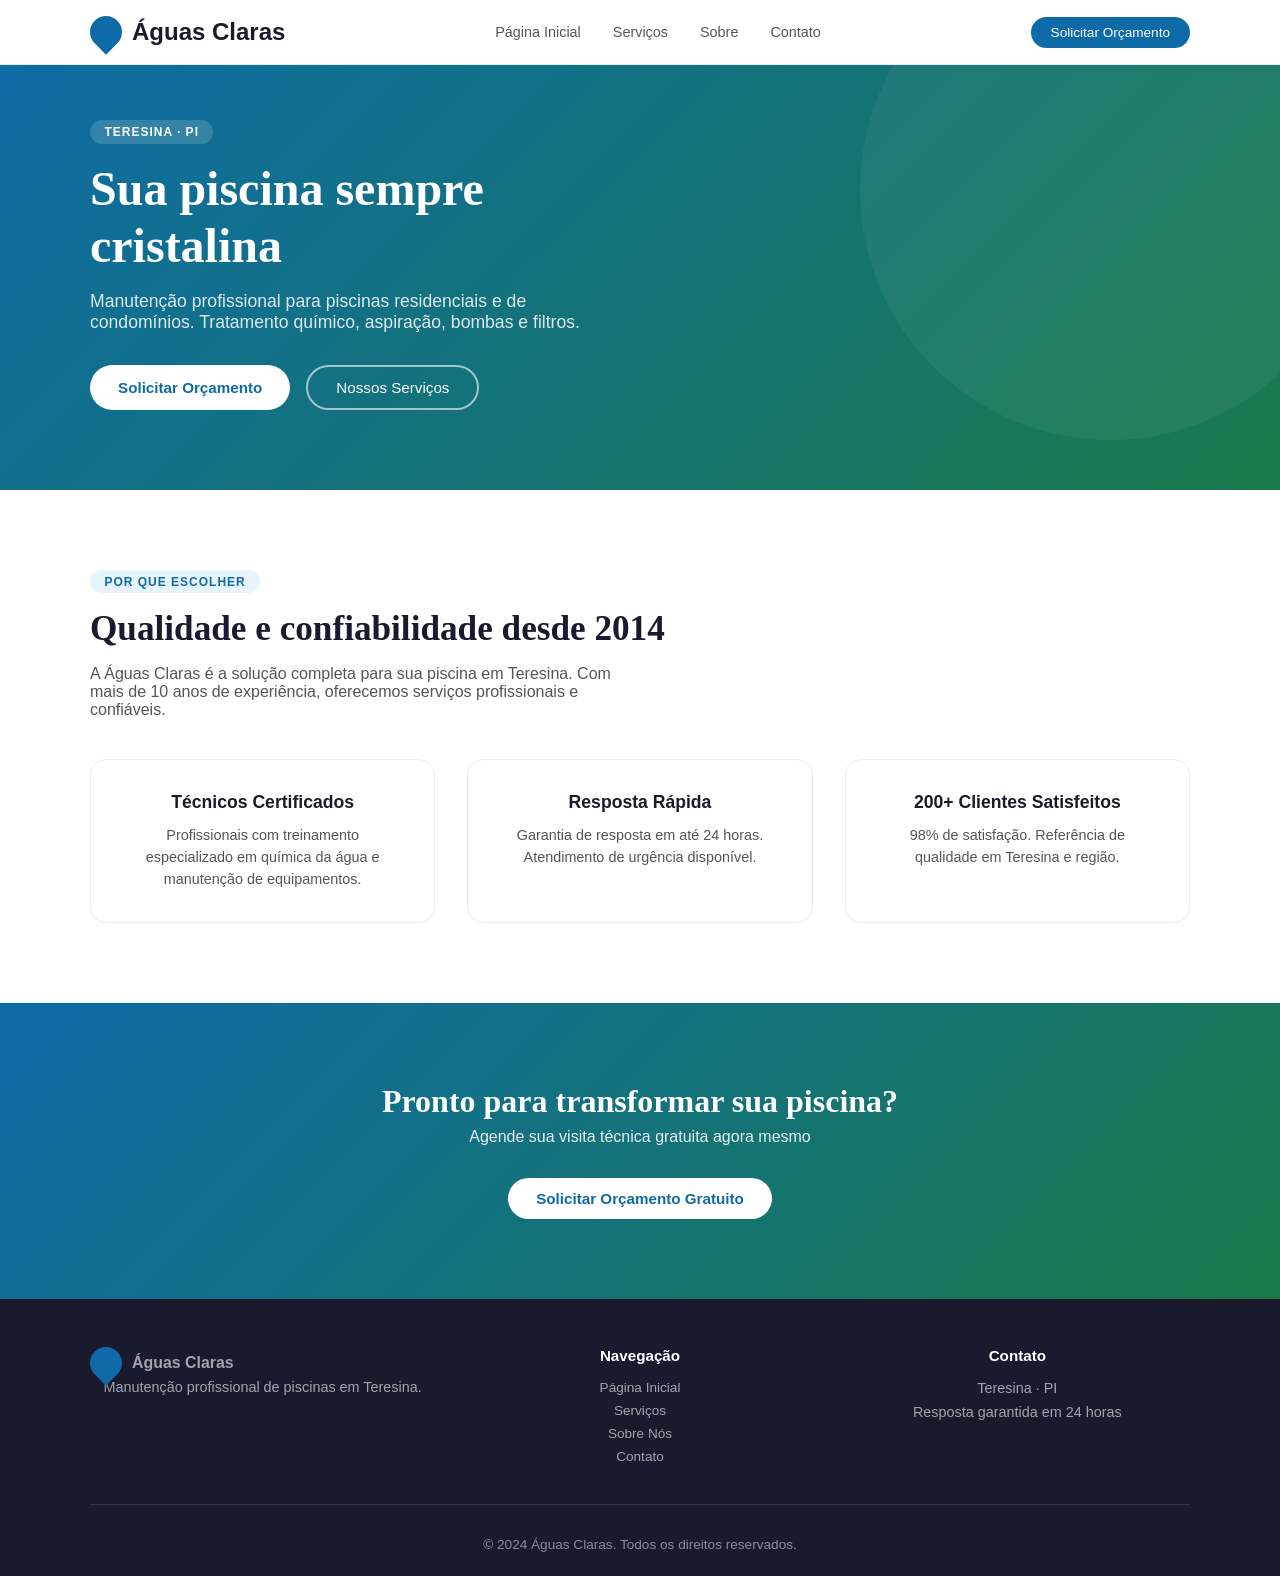
<file: index.html>
<!DOCTYPE html>
<html lang="pt-BR">
  <head>
    <meta charset="UTF-8">
    <meta name="viewport" content="width=device-width, initial-scale=1.0">
    <title>Águas Claras - Manutenção de Piscinas</title>
    <link rel="stylesheet" href="style.css">
  </head>
  <body>
    <nav>
      <div class="nav-inner">
        <div class="nav-logo">
          <div class="drop"></div>
          <h1>Águas Claras</h1>
        </div>
        <ul class="nav-links">
          <li><a href="index.html">Página Inicial</a></li>
          <li><a href="servicos.html">Serviços</a></li>
          <li><a href="sobre.html">Sobre</a></li>
          <li><a href="contato.html">Contato</a></li>
        </ul>
        <button class="nav-cta" onclick="window.location.href='contato.html'">Solicitar Orçamento</button>
      </div>
    </nav>

    <section class="hero" id="inicio">
      <div class="hero-inner">
        <div class="hero-text">
          <div class="section-tag white">Teresina · PI</div>
          <h1>Sua piscina sempre cristalina</h1>
          <p>Manutenção profissional para piscinas residenciais e de condomínios. Tratamento químico, aspiração, bombas e filtros.</p>
          <div class="hero-btns">
            <button class="btn-primary" onclick="window.location.href='contato.html'">Solicitar Orçamento</button>
            <button class="btn-outline" onclick="window.location.href='servicos.html'">Nossos Serviços</button>
          </div>
        </div>
      </div>
    </section>

    <section class="intro" id="intro">
      <div class="container">
        <div class="section-tag">Por que escolher</div>
        <h2 class="section-title">Qualidade e confiabilidade desde 2014</h2>
        <p class="section-sub">A Águas Claras é a solução completa para sua piscina em Teresina. Com mais de 10 anos de experiência, oferecemos serviços profissionais e confiáveis.</p>
        <div class="intro-grid">
          <div class="intro-card">
            
            <h3>Técnicos Certificados</h3>
            <p>Profissionais com treinamento especializado em química da água e manutenção de equipamentos.</p>
          </div>
          <div class="intro-card">
            
            <h3>Resposta Rápida</h3>
            <p>Garantia de resposta em até 24 horas. Atendimento de urgência disponível.</p>
          </div>
          <div class="intro-card">
            
            <h3>200+ Clientes Satisfeitos</h3>
            <p>98% de satisfação. Referência de qualidade em Teresina e região.</p>
          </div>
        </div>
      </div>
    </section>

    <section class="cta-section">
      <div class="container">
        <h2>Pronto para transformar sua piscina?</h2>
        <p>Agende sua visita técnica gratuita agora mesmo</p>
        <button class="btn-primary" onclick="window.location.href='contato.html'">Solicitar Orçamento Gratuito</button>
      </div>
    </section>

    <footer>
      <div class="container">
        <div class="footer-content">
          <div class="footer-col">
            <div class="nav-logo">
              <div class="drop"></div>
              <h3>Águas Claras</h3>
            </div>
            <p>Manutenção profissional de piscinas em Teresina.</p>
          </div>
          <div class="footer-col">
            <h4>Navegação</h4>
            <ul>
              <li><a href="index.html">Página Inicial</a></li>
              <li><a href="servicos.html">Serviços</a></li>
              <li><a href="sobre.html">Sobre Nós</a></li>
              <li><a href="contato.html">Contato</a></li>
            </ul>
          </div>
          <div class="footer-col">
            <h4>Contato</h4>
            <p>Teresina · PI</p>
            <p>Resposta garantida em 24 horas</p>
          </div>
        </div>
        <div class="footer-bottom">
          <p>&copy; 2024 Águas Claras. Todos os direitos reservados.</p>
        </div>
      </div>
    </footer>
    
    <script src="script.js"></script>
  </body>
</html>
</file>
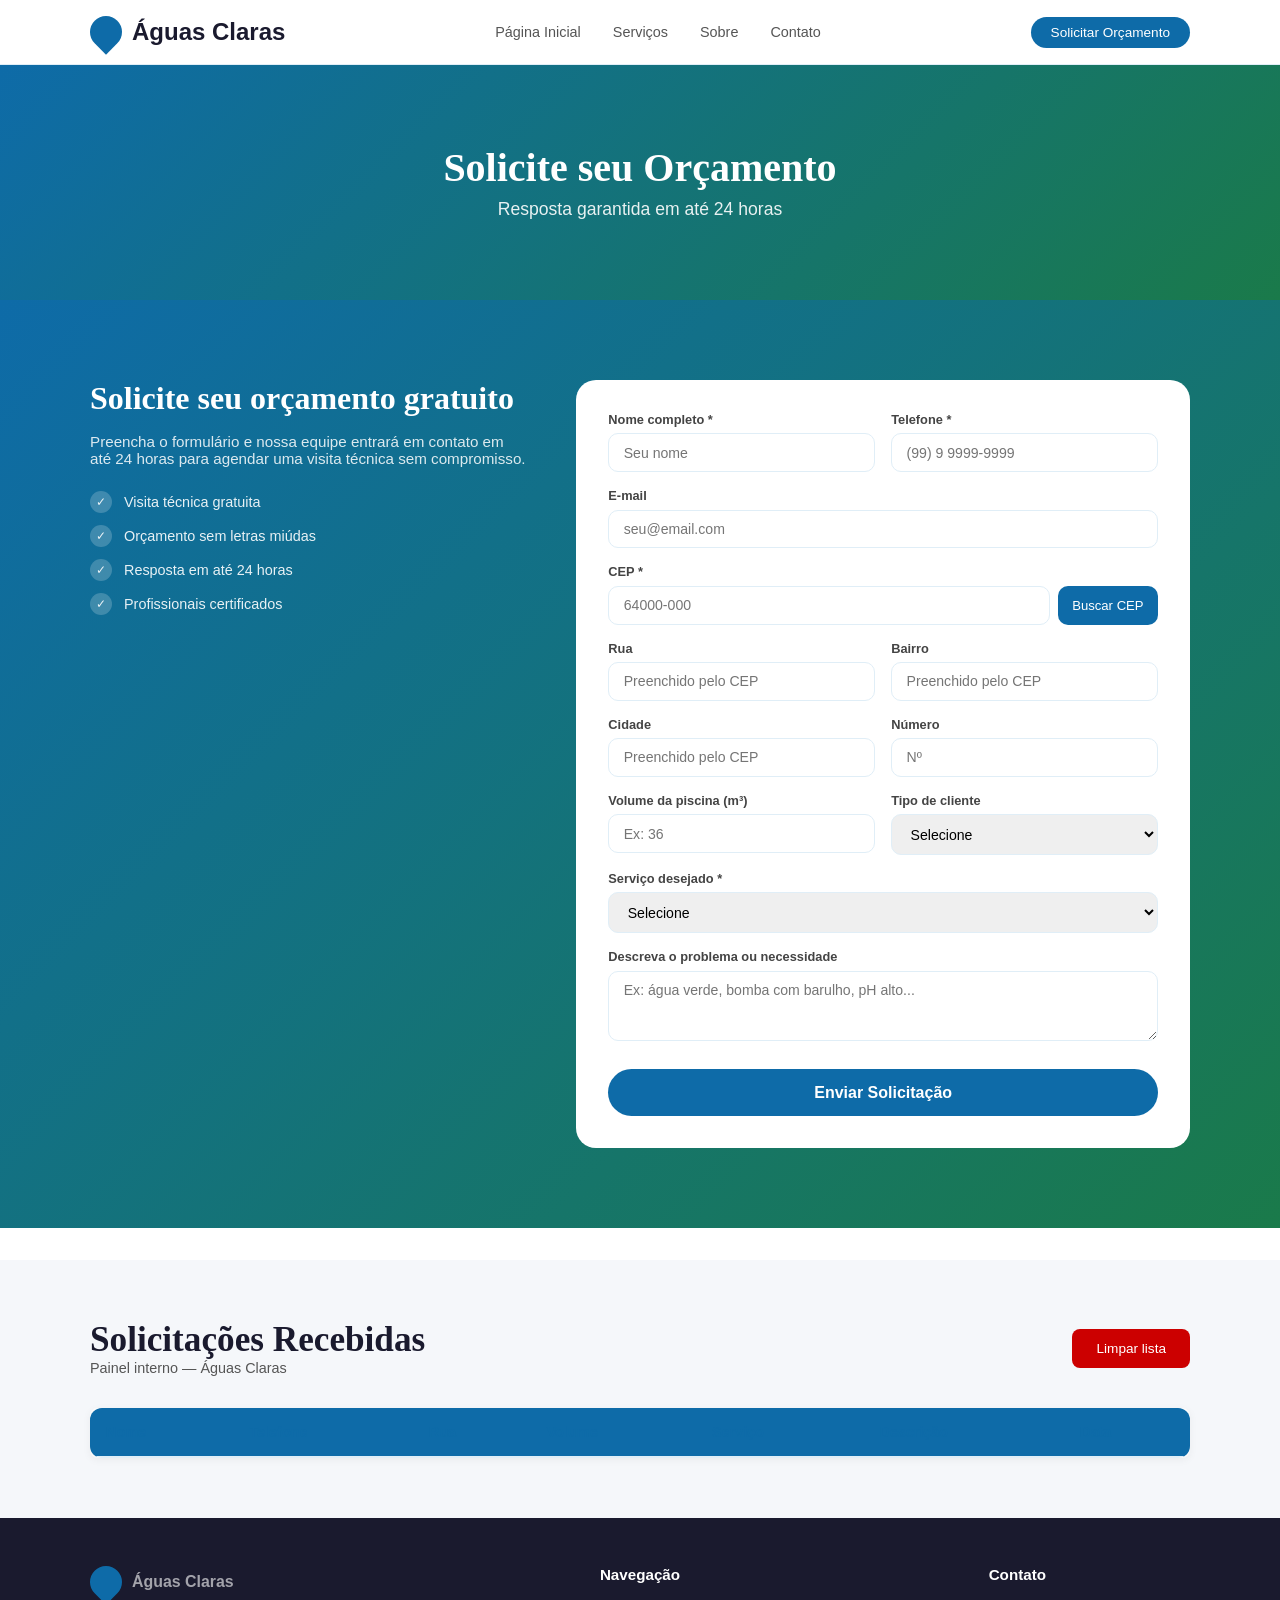
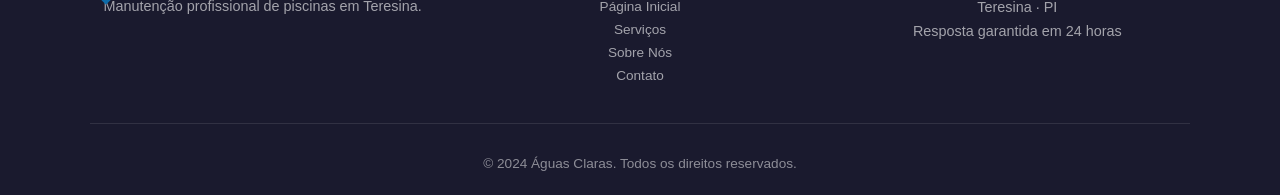
<file: contato.html>
<!DOCTYPE html>
<html lang="pt-BR">
  <head>
    <meta charset="UTF-8">
    <meta name="viewport" content="width=device-width, initial-scale=1.0">
    <title>Contato - Águas Claras</title>
    <link rel="stylesheet" href="style.css">
  </head>
  <body>
    <nav>
      <div class="nav-inner">
        <div class="nav-logo">
          <div class="drop"></div>
          <h1>Águas Claras</h1>
        </div>
        <ul class="nav-links">
          <li><a href="index.html">Página Inicial</a></li>
          <li><a href="servicos.html">Serviços</a></li>
          <li><a href="sobre.html">Sobre</a></li>
          <li><a href="contato.html">Contato</a></li>
        </ul>
        <button class="nav-cta" onclick="window.location.href='contato.html'">Solicitar Orçamento</button>
      </div>
    </nav>

    <section class="page-header">
      <div class="container">
        <h1>Solicite seu Orçamento</h1>
        <p>Resposta garantida em até 24 horas</p>
      </div>
    </section>

    <section class="orcamento" id="orcamento">
      <div class="container">
        <div class="orc-inner">
          <div class="orc-info">
            <h2>Solicite seu orçamento gratuito</h2>
            <p>Preencha o formulário e nossa equipe entrará em contato em até 24 horas para agendar uma visita técnica sem compromisso.</p>
            <div class="orc-beneficio"><div class="orc-check">✓</div>Visita técnica gratuita</div>
            <div class="orc-beneficio"><div class="orc-check">✓</div>Orçamento sem letras miúdas</div>
            <div class="orc-beneficio"><div class="orc-check">✓</div>Resposta em até 24 horas</div>
            <div class="orc-beneficio"><div class="orc-check">✓</div>Profissionais certificados</div>
          </div>
          <div class="form-card">
            <div id="form-conteudo">
              <div class="form-row">
                <div class="form-group">
                  <label for="f-nome">Nome completo *</label>
                  <input type="text" id="f-nome" placeholder="Seu nome">
                </div>
                <div class="form-group">
                  <label for= "f-tel">Telefone *</label>
                  <input type="tel" id="f-tel" placeholder="(99) 9 9999-9999">
                </div>
              </div>
              <div class="form-group">
                <label for="f-email">E-mail</label>
                <input type="email" id="f-email" placeholder="seu@email.com">
              </div>
              <div class="form-group">
                <label for="f-cep">CEP *</label>
                <div class="cep-row">
                  <input type="text" id="f-cep" placeholder="64000-000" maxlength="9">
                  <button class="btn-cep" onclick="buscarCep()">Buscar CEP</button>
                </div>
                <div class="alert-box alert-error" id="cep-erro"></div>
              </div>
              <div class="form-row">
                <div class="form-group">
                  <label for="f-rua">Rua</label>
                  <input type="text" id="f-rua" placeholder="Preenchido pelo CEP">
                </div>
                <div class="form-group">
                  <label for="f-bairro">Bairro</label>
                  <input type="text" id="f-bairro" placeholder="Preenchido pelo CEP">
                </div>
              </div>
              <div class="form-row">
                <div class="form-group">
                  <label for="f-cidade">Cidade</label>
                  <input type="text" id="f-cidade" placeholder="Preenchido pelo CEP">
                </div>
                <div class="form-group">
                  <label for="f-num">Número</label>
                  <input type="text" id="f-num" placeholder="Nº">
                </div>
              </div>
              <div class="form-row">
                <div class="form-group">
                  <label for="f-volume">Volume da piscina (m³)</label>
                  <input type="number" id="f-volume" placeholder="Ex: 36">
                </div>
                <div class="form-group">
                  <label for="f-tipo">Tipo de cliente</label>
                  <select id="f-tipo">
                    <option value="">Selecione</option>
                    <option>Residência</option>
                    <option>Condomínio</option>
                    <option>Hotel / Pousada</option>
                    <option>Clube / Academia</option>
                  </select>
                </div>
              </div>
              <div class="form-group">
                <label for="f-servico">Serviço desejado *</label>
                <select id="f-servico">
                  <option value="">Selecione</option>
                  <option>Limpeza Avulsa</option>
                  <option>Contrato Mensal</option>
                  <option>Tratamento de Choque</option>
                  <option>Manutenção de Casa de Máquinas</option>
                  <option>Balanceamento Químico</option>
                  <option>Avaliação Geral</option>
                </select>
              </div>
              <div class="form-group">
                <label for="f-msg">Descreva o problema ou necessidade</label>
                <textarea id="f-msg" rows="3" placeholder="Ex: água verde, bomba com barulho, pH alto..."></textarea>
              </div>
              <div class="alert-box alert-error" id="form-erro" style="display:none;">Por favor, preencha todos os campos obrigatórios.</div>
              <button class="btn-submit" onclick="enviarForm()">Enviar Solicitação</button>
            </div>
            <div class="form-success" id="form-sucesso" style="display:none;">
              <div class="check-big">✓</div>
              <h3>Solicitação enviada com sucesso!</h3>
              <p>Recebemos seus dados e entraremos em contato em até 24 horas.</p>
              <button class="btn-submit mt" onclick="novaReq()">Nova solicitação</button>
            </div>
          </div>
        </div>
      </div>
    </section>

    <section class="leads-section" id="leads">
      <div class="container">
        <div class="leads-header">
          <div>
            <h2 class="section-title leads-title">Solicitações Recebidas</h2>
            <p class="leads-subtitle">Painel interno — Águas Claras</p>
          </div>
          <button class="btn-limpar" onclick="limparLeads()">Limpar lista</button>
        </div>
        <div class="table-wrapper">
          <table class="leads-table">
            <thead>
              <tr>
                <th>Nome</th>
                <th>Telefone</th>
                <th>Rua</th>
                <th>Volume</th>
                <th>Serviço</th>
                <th>Descrição</th>
                <th>Data</th>
              </tr>
            </thead>
            <tbody id="leads-body">
            </tbody>
          </table>
        </div>
      </div>
    </section>

    <footer>
      <div class="container">
        <div class="footer-content">
          <div class="footer-col">
            <div class="nav-logo">
              <div class="drop"></div>
              <h3>Águas Claras</h3>
            </div>
            <p>Manutenção profissional de piscinas em Teresina.</p>
          </div>
          <div class="footer-col">
            <h4>Navegação</h4>
            <ul>
              <li><a href="index.html">Página Inicial</a></li>
              <li><a href="servicos.html">Serviços</a></li>
              <li><a href="sobre.html">Sobre Nós</a></li>
              <li><a href="contato.html">Contato</a></li>
            </ul>
          </div>
          <div class="footer-col">
            <h4>Contato</h4>
            <p>Teresina · PI</p>
            <p>Resposta garantida em 24 horas</p>
          </div>
        </div>
        <div class="footer-bottom">
          <p>&copy; 2024 Águas Claras. Todos os direitos reservados.</p>
        </div>
      </div>
    </footer>

    <script src="script.js"></script>
  </body>
</html>
</file>
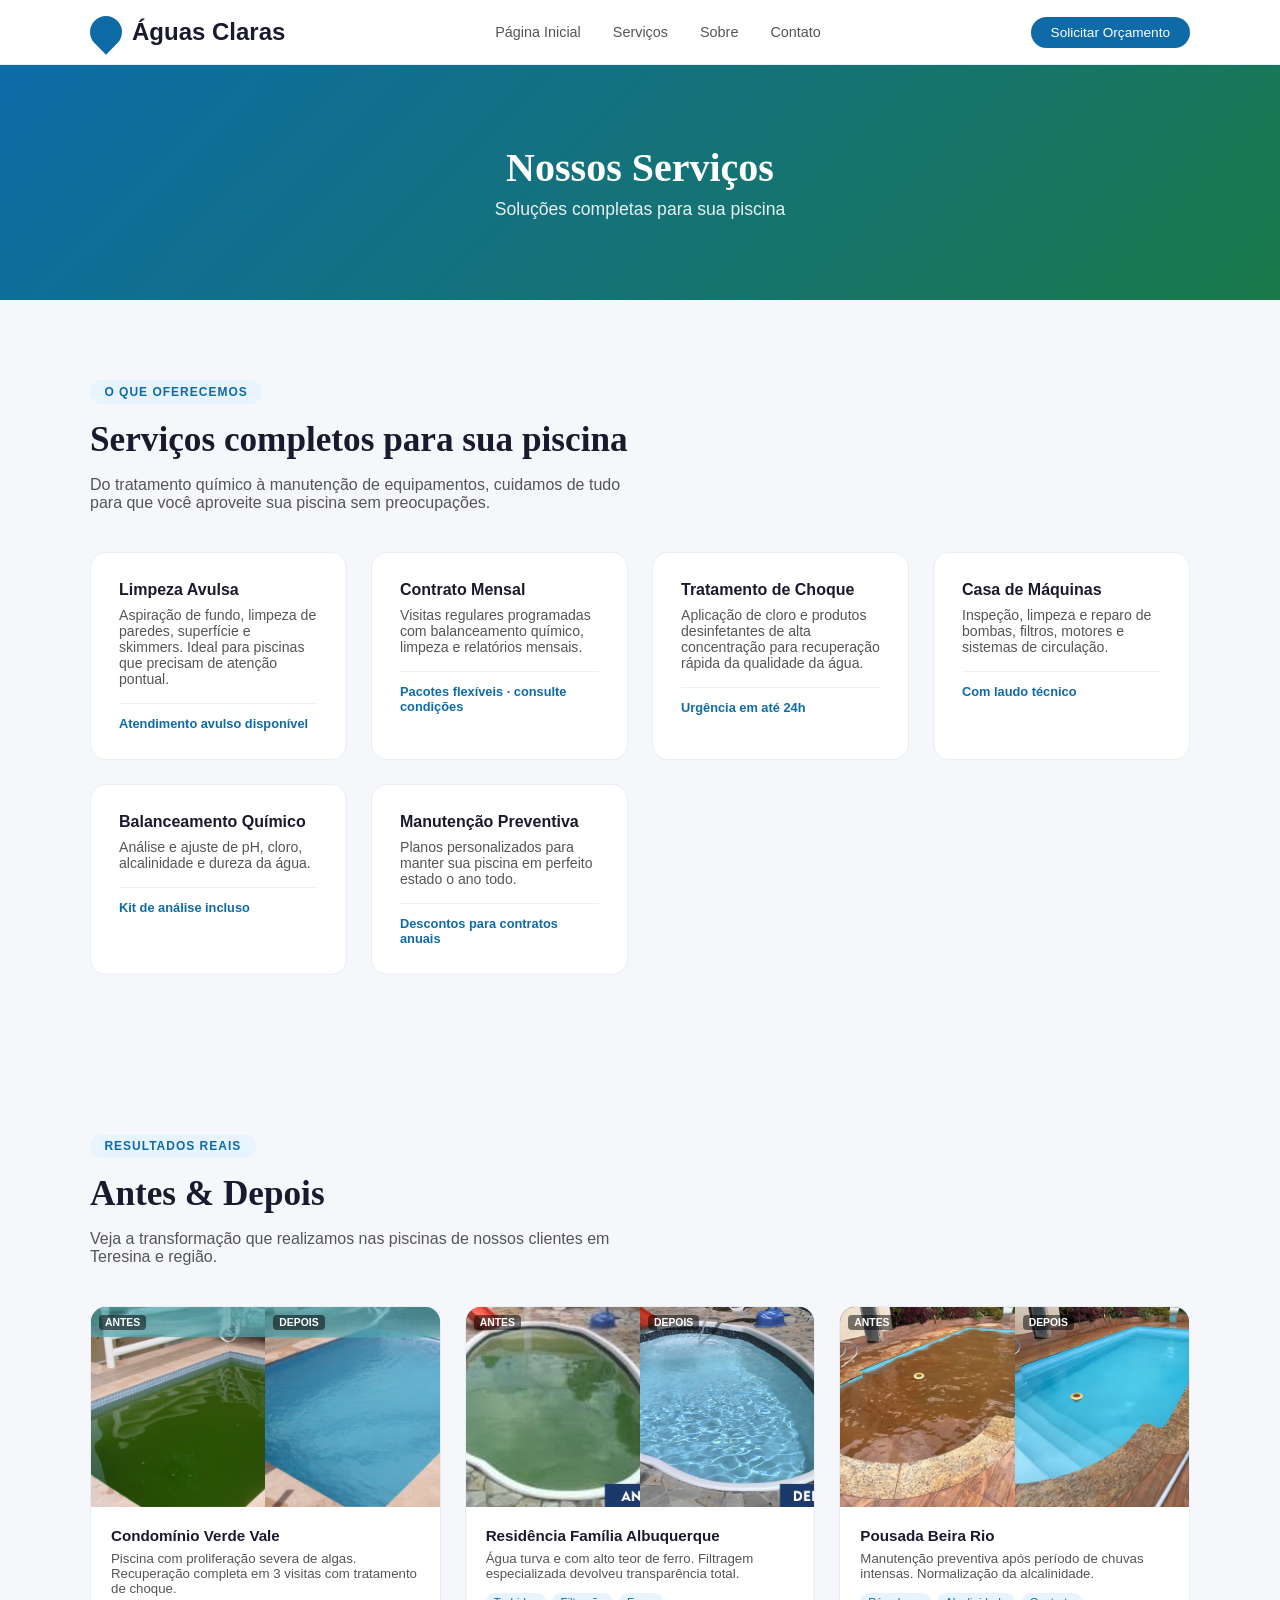
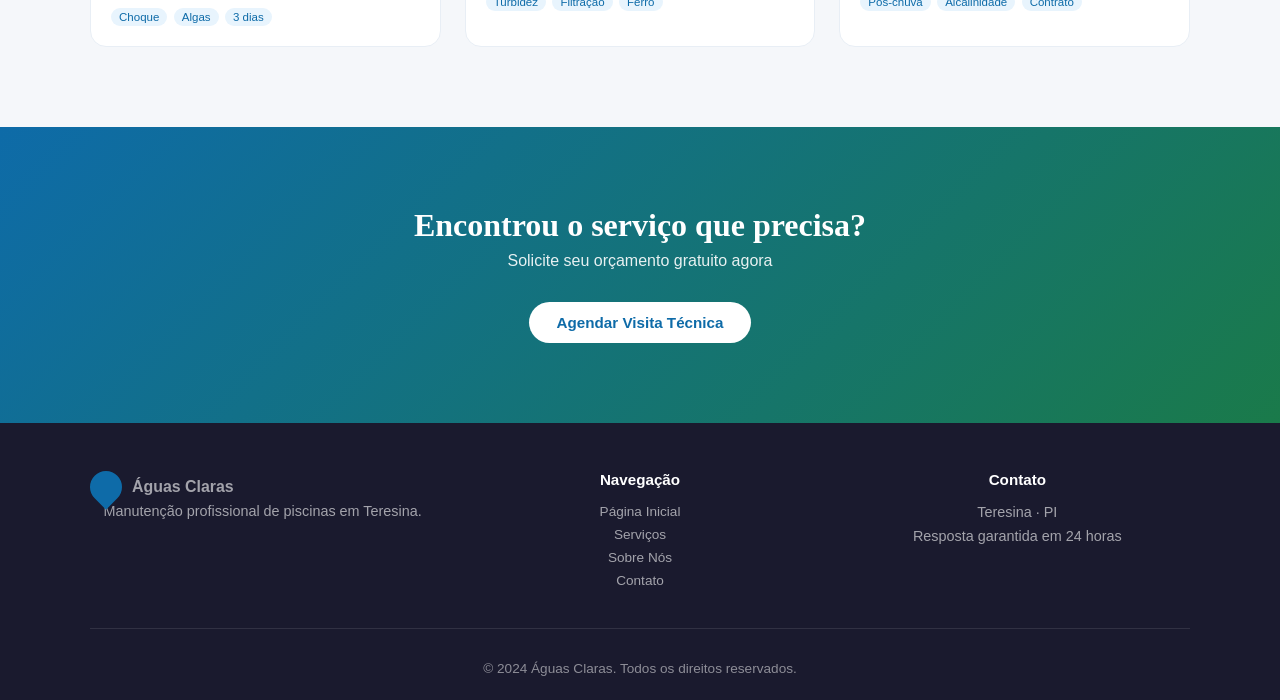
<file: servicos.html>
<!DOCTYPE html>
<html lang="pt-BR">
  <head>
    <meta charset="UTF-8">
    <meta name="viewport" content="width=device-width, initial-scale=1.0">
    <title>Serviços - Águas Claras</title>
    <link rel="stylesheet" href="style.css">
  </head>
  <body>
    <nav>
      <div class="nav-inner">
        <div class="nav-logo">
          <div class="drop"></div>
          <h1>Águas Claras</h1>
        </div>
        <ul class="nav-links">
          <li><a href="index.html">Página Inicial</a></li>
          <li><a href="servicos.html">Serviços</a></li>
          <li><a href="sobre.html">Sobre</a></li>
          <li><a href="contato.html">Contato</a></li>
        </ul>
        <button class="nav-cta" onclick="window.location.href='contato.html'">Solicitar Orçamento</button>
      </div>
    </nav>

    <section class="page-header">
      <div class="container">
        <h1>Nossos Serviços</h1>
        <p>Soluções completas para sua piscina</p>
      </div>
    </section>

    <section class="servicos" id="servicos">
      <div class="container">
        <div class="section-tag">O que oferecemos</div>
        <h2 class="section-title">Serviços completos para sua piscina</h2>
        <p class="section-sub">Do tratamento químico à manutenção de equipamentos, cuidamos de tudo para que você aproveite sua piscina sem preocupações.</p>
        <div class="servicos-grid">
          <div class="serv-card">
            <h3>Limpeza Avulsa</h3>
            <p>Aspiração de fundo, limpeza de paredes, superfície e skimmers. Ideal para piscinas que precisam de atenção pontual.</p>
            <div class="serv-preco">Atendimento avulso disponível</div>
          </div>
          <div class="serv-card">
            <h3>Contrato Mensal</h3>
            <p>Visitas regulares programadas com balanceamento químico, limpeza e relatórios mensais.</p>
            <div class="serv-preco">Pacotes flexíveis · consulte condições</div>
          </div>
          <div class="serv-card">
            <h3>Tratamento de Choque</h3>
            <p>Aplicação de cloro e produtos desinfetantes de alta concentração para recuperação rápida da qualidade da água.</p>
            <div class="serv-preco">Urgência em até 24h</div>
          </div>
          <div class="serv-card">
            <h3>Casa de Máquinas</h3>
            <p>Inspeção, limpeza e reparo de bombas, filtros, motores e sistemas de circulação.</p>
            <div class="serv-preco">Com laudo técnico</div>
          </div>
          <div class="serv-card">
            <h3>Balanceamento Químico</h3>
            <p>Análise e ajuste de pH, cloro, alcalinidade e dureza da água.</p>
            <div class="serv-preco">Kit de análise incluso</div>
          </div>
          <div class="serv-card">
            <h3>Manutenção Preventiva</h3>
            <p>Planos personalizados para manter sua piscina em perfeito estado o ano todo.</p>
            <div class="serv-preco">Descontos para contratos anuais</div>
          </div>
        </div>
      </div>
    </section>

    <section class="portfolio" id="portfolio">
      <div class="container">
        <div class="section-tag">Resultados reais</div>
        <h2 class="section-title">Antes & Depois</h2>
        <p class="section-sub">Veja a transformação que realizamos nas piscinas de nossos clientes em Teresina e região.</p>
        <div class="portfolio-grid">
          <div class="port-card">
            <div class="port-imgs">
              <div class="port-img antes"><img src="Img/Piscina 1 - Antes.png" alt="Antes"><div class="port-label">ANTES</div></div>
              <div class="port-img depois"><img src="Img/Piscina 1 - Depois.png" alt="Depois"><div class="port-label">DEPOIS</div></div>
            </div>
            <div class="port-info">
              <h4>Condomínio Verde Vale</h4>
              <p>Piscina com proliferação severa de algas. Recuperação completa em 3 visitas com tratamento de choque.</p>
              <div class="port-tags"><span class="tag">Choque</span><span class="tag">Algas</span><span class="tag">3 dias</span></div>
            </div>
          </div>
          <div class="port-card">
            <div class="port-imgs">
              <div class="port-img antes ferro"><img src="Img/Piscina 2 - Antes.png" alt="Antes"><div class="port-label">ANTES</div></div>
              <div class="port-img depois"><img src="Img/Piscina 2 - Depois.png" alt="Depois"><div class="port-label">DEPOIS</div></div>
            </div>
            <div class="port-info">
              <h4>Residência Família Albuquerque</h4>
              <p>Água turva e com alto teor de ferro. Filtragem especializada devolveu transparência total.</p>
              <div class="port-tags"><span class="tag">Turbidez</span><span class="tag">Filtração</span><span class="tag">Ferro</span></div>
            </div>
          </div>
          <div class="port-card">
            <div class="port-imgs">
              <div class="port-img antes chuva"><img src="Img/Piscina 3 - Antes.png" alt="Antes"><div class="port-label">ANTES</div></div>
              <div class="port-img depois"><img src="Img/Piscina 3 - Depois.png" alt="Depois"><div class="port-label">DEPOIS</div></div>
            </div>
            <div class="port-info">
              <h4>Pousada Beira Rio</h4>
              <p>Manutenção preventiva após período de chuvas intensas. Normalização da alcalinidade.</p>
              <div class="port-tags"><span class="tag">Pós-chuva</span><span class="tag">Alcalinidade</span><span class="tag">Contrato</span></div>
            </div>
          </div>
        </div>
      </div>
    </section>

    <section class="cta-section">
      <div class="container">
        <h2>Encontrou o serviço que precisa?</h2>
        <p>Solicite seu orçamento gratuito agora</p>
        <button class="btn-primary" onclick="window.location.href='contato.html'">Agendar Visita Técnica</button>
      </div>
    </section>

    <footer>
      <div class="container">
        <div class="footer-content">
          <div class="footer-col">
            <div class="nav-logo">
              <div class="drop"></div>
              <h3>Águas Claras</h3>
            </div>
            <p>Manutenção profissional de piscinas em Teresina.</p>
          </div>
          <div class="footer-col">
            <h4>Navegação</h4>
            <ul>
              <li><a href="index.html">Página Inicial</a></li>
              <li><a href="servicos.html">Serviços</a></li>
              <li><a href="sobre.html">Sobre Nós</a></li>
              <li><a href="contato.html">Contato</a></li>
            </ul>
          </div>
          <div class="footer-col">
            <h4>Contato</h4>
            <p>Teresina · PI</p>
            <p>Resposta garantida em 24 horas</p>
          </div>
        </div>
        <div class="footer-bottom">
          <p>&copy; 2024 Águas Claras. Todos os direitos reservados.</p>
        </div>
      </div>
    </footer>

    <script src="script.js"></script>
  </body>
</html>
</file>
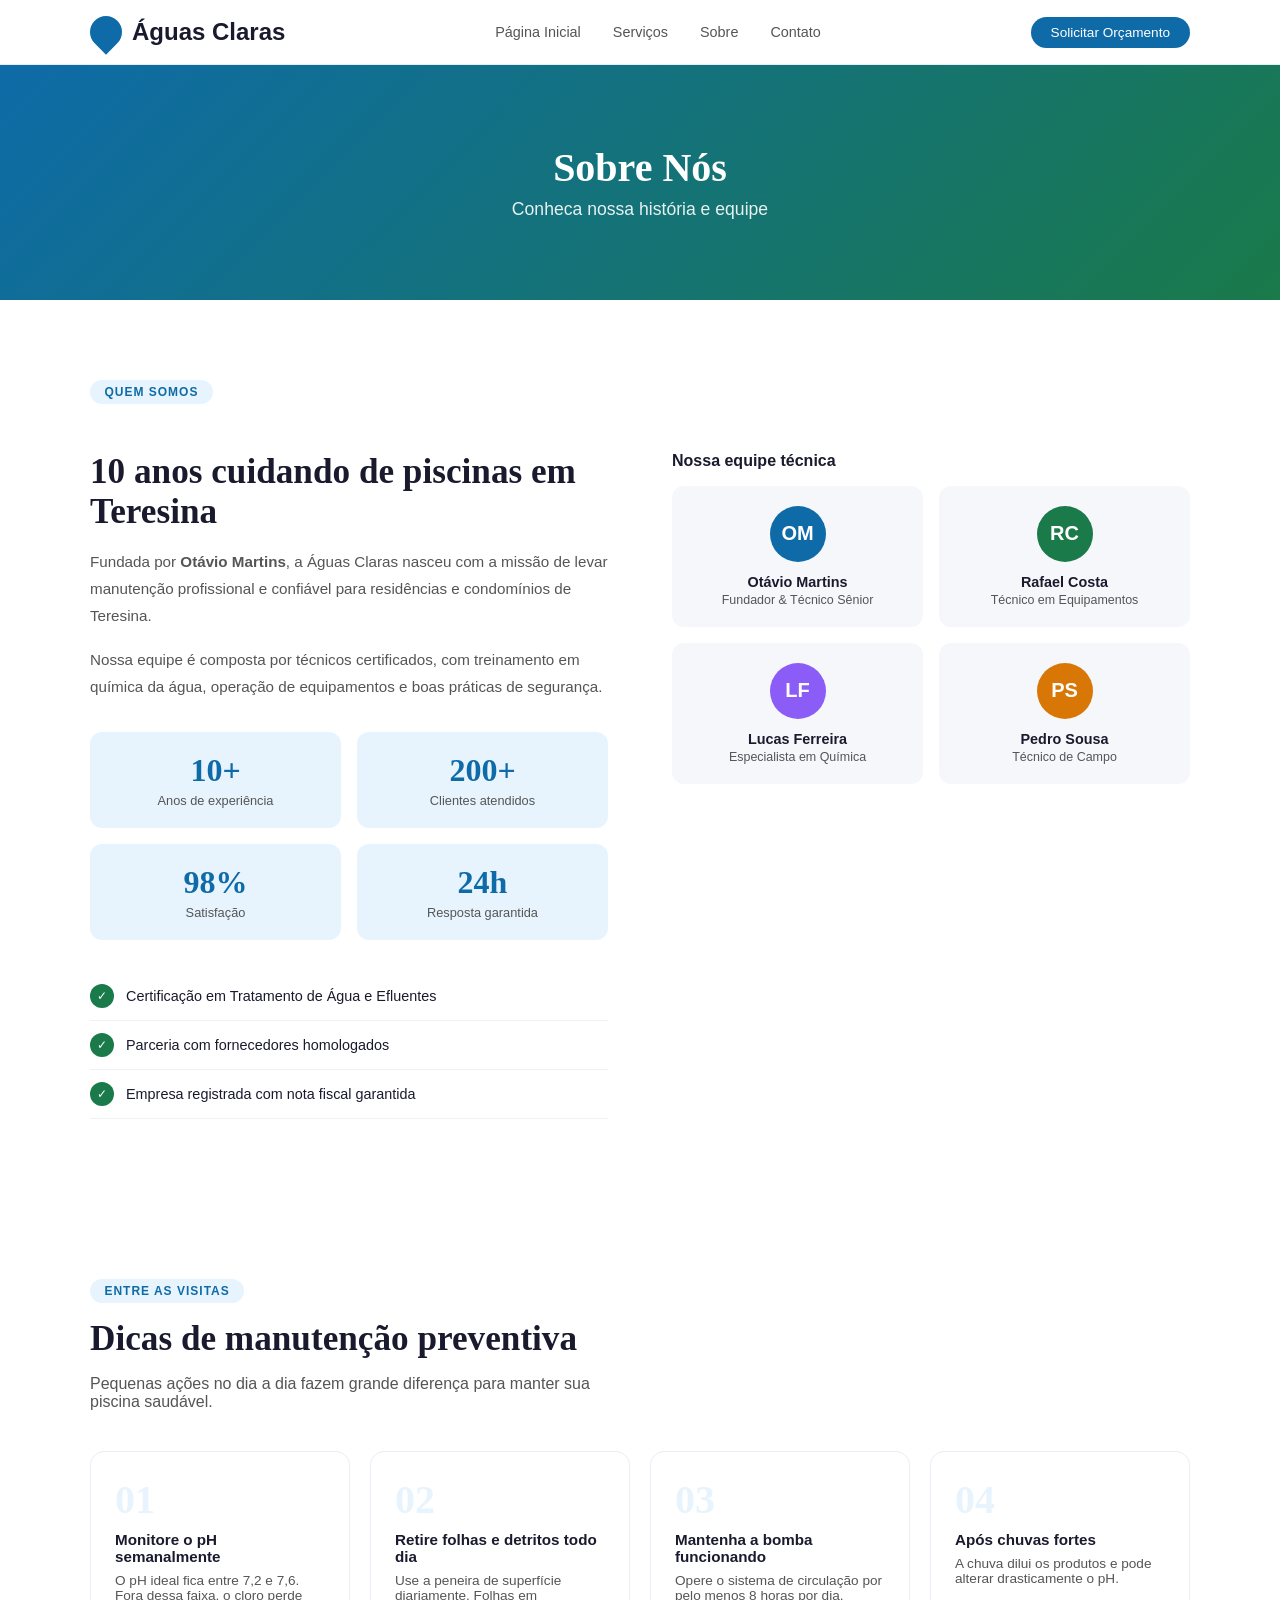
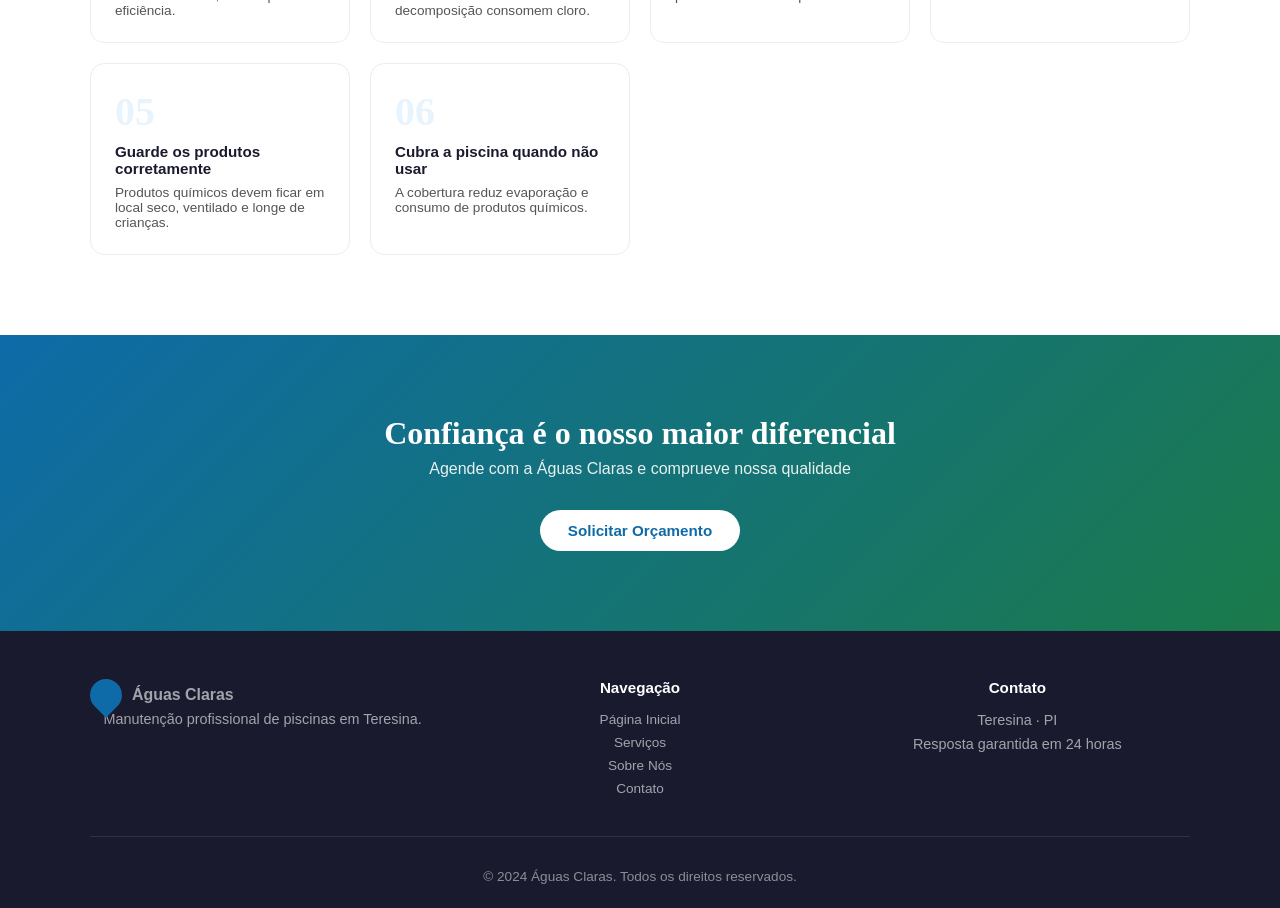
<file: sobre.html>
<!DOCTYPE html>
<html lang="pt-BR">
  <head>
    <meta charset="UTF-8">
    <meta name="viewport" content="width=device-width, initial-scale=1.0">
    <title>Sobre - Águas Claras</title>
    <link rel="stylesheet" href="style.css">
  </head>
  <body>
    <nav>
      <div class="nav-inner">
        <div class="nav-logo">
          <div class="drop"></div>
          <h1>Águas Claras</h1>
        </div>
        <ul class="nav-links">
          <li><a href="index.html">Página Inicial</a></li>
          <li><a href="servicos.html">Serviços</a></li>
          <li><a href="sobre.html">Sobre</a></li>
          <li><a href="contato.html">Contato</a></li>
        </ul>
        <button class="nav-cta" onclick="window.location.href='contato.html'">Solicitar Orçamento</button>
      </div>
    </nav>

    <section class="page-header">
      <div class="container">
        <h1>Sobre Nós</h1>
        <p>Conheca nossa história e equipe</p>
      </div>
    </section>

    <section id="sobre">
      <div class="container">
        <div class="section-tag">Quem somos</div>
        <div class="sobre-grid">
          <div>
            <h2 class="section-title">10 anos cuidando de piscinas em Teresina</h2>
            <p class="sobre-text">Fundada por <strong>Otávio Martins</strong>, a Águas Claras nasceu com a missão de levar manutenção profissional e confiável para residências e condomínios de Teresina.</p>
            <p class="sobre-text">Nossa equipe é composta por técnicos certificados, com treinamento em química da água, operação de equipamentos e boas práticas de segurança.</p>
            <div class="sobre-stats">
              <div class="stat-box"><div class="stat-num">10+</div><div class="stat-label">Anos de experiência</div></div>
              <div class="stat-box"><div class="stat-num">200+</div><div class="stat-label">Clientes atendidos</div></div>
              <div class="stat-box"><div class="stat-num">98%</div><div class="stat-label">Satisfação</div></div>
              <div class="stat-box"><div class="stat-num">24h</div><div class="stat-label">Resposta garantida</div></div>
            </div>
            <div class="certs">
              <div class="cert-item"><div class="cert-badge">✓</div>Certificação em Tratamento de Água e Efluentes</div>
              <div class="cert-item"><div class="cert-badge">✓</div>Parceria com fornecedores homologados</div>
              <div class="cert-item"><div class="cert-badge">✓</div>Empresa registrada com nota fiscal garantida</div>
            </div>
          </div>
          <div>
            <h3 class="equipe-title">Nossa equipe técnica</h3>
            <div class="equipe-grid">
              <div class="eq-card"><div class="eq-avatar">OM</div><div class="eq-nome">Otávio Martins</div><div class="eq-cargo">Fundador & Técnico Sênior</div></div>
              <div class="eq-card"><div class="eq-avatar rc">RC</div><div class="eq-nome">Rafael Costa</div><div class="eq-cargo">Técnico em Equipamentos</div></div>
              <div class="eq-card"><div class="eq-avatar lf">LF</div><div class="eq-nome">Lucas Ferreira</div><div class="eq-cargo">Especialista em Química</div></div>
              <div class="eq-card"><div class="eq-avatar ps">PS</div><div class="eq-nome">Pedro Sousa</div><div class="eq-cargo">Técnico de Campo</div></div>
            </div>
          </div>
        </div>
      </div>
    </section>

    <section id="dicas">
      <div class="container">
        <div class="section-tag">Entre as visitas</div>
        <h2 class="section-title">Dicas de manutenção preventiva</h2>
        <p class="section-sub">Pequenas ações no dia a dia fazem grande diferença para manter sua piscina saudável.</p>
        <div class="dicas-grid">
          <div class="dica-card">
            <div class="dica-num">01</div>
            <h4>Monitore o pH semanalmente</h4>
            <p>O pH ideal fica entre 7,2 e 7,6. Fora dessa faixa, o cloro perde eficiência.</p>
          </div>
          <div class="dica-card">
            <div class="dica-num">02</div>
            <h4>Retire folhas e detritos todo dia</h4>
            <p>Use a peneira de superfície diariamente. Folhas em decomposição consomem cloro.</p>
          </div>
          <div class="dica-card">
            <div class="dica-num">03</div>
            <h4>Mantenha a bomba funcionando</h4>
            <p>Opere o sistema de circulação por pelo menos 8 horas por dia.</p>
          </div>
          <div class="dica-card">
            <div class="dica-num">04</div>
            <h4>Após chuvas fortes</h4>
            <p>A chuva dilui os produtos e pode alterar drasticamente o pH.</p>
          </div>
          <div class="dica-card">
            <div class="dica-num">05</div>
            <h4>Guarde os produtos corretamente</h4>
            <p>Produtos químicos devem ficar em local seco, ventilado e longe de crianças.</p>
          </div>
          <div class="dica-card">
            <div class="dica-num">06</div>
            <h4>Cubra a piscina quando não usar</h4>
            <p>A cobertura reduz evaporação e consumo de produtos químicos.</p>
          </div>
        </div>
      </div>
    </section>

    <section class="cta-section">
      <div class="container">
        <h2>Confiança é o nosso maior diferencial</h2>
        <p>Agende com a Águas Claras e comprueve nossa qualidade</p>
        <button class="btn-primary" onclick="window.location.href='contato.html'">Solicitar Orçamento</button>
      </div>
    </section>

    <footer>
      <div class="container">
        <div class="footer-content">
          <div class="footer-col">
            <div class="nav-logo">
              <div class="drop"></div>
              <h3>Águas Claras</h3>
            </div>
            <p>Manutenção profissional de piscinas em Teresina.</p>
          </div>
          <div class="footer-col">
            <h4>Navegação</h4>
            <ul>
              <li><a href="index.html">Página Inicial</a></li>
              <li><a href="servicos.html">Serviços</a></li>
              <li><a href="sobre.html">Sobre Nós</a></li>
              <li><a href="contato.html">Contato</a></li>
            </ul>
          </div>
          <div class="footer-col">
            <h4>Contato</h4>
            <p>Teresina · PI</p>
            <p>Resposta garantida em 24 horas</p>
          </div>
        </div>
        <div class="footer-bottom">
          <p>&copy; 2024 Águas Claras. Todos os direitos reservados.</p>
        </div>
      </div>
    </footer>

    <script src="script.js"></script>
  </body>
</html>
</file>
<file: style.css>
* {
  margin: 0;
  padding: 0;
  box-sizing: border-box;
}
:root {
  --azul: #0e6ba8;
  --azul-claro: #e8f4fd;
  --verde: #1a7a4a;
  --cinza: #f5f7fa;
  --cinza-texto: #555;
  --texto: #1a1a2e;
}
body {
  font-family: "DM Sans", sans-serif;
  color: var(--texto);
  background: #fff;
}
a {
  text-decoration: none;
  color: inherit;
}
nav {
  position: fixed;
  top: 0;
  width: 100%;
  z-index: 999;
  background: #fff;
  border-bottom: 1px solid #e0eef7;
  padding: 0 2rem;
}
.nav-inner {
  max-width: 1100px;
  margin: auto;
  display: flex;
  align-items: center;
  justify-content: space-between;
  height: 64px;
}
.nav-logo {
  display: flex;
  align-items: center;
  gap: 10px;
}
.drop {
  width: 32px;
  height: 32px;
  background: var(--azul);
  border-radius: 50% 50% 50% 0;
  transform: rotate(-45deg);
}
.nav-logo span {
  font-family: "Playfair Display", serif;
  font-size: 1.25rem;
  color: var(--azul);
  font-weight: 700;
}
.nav-links {
  display: flex;
  gap: 2rem;
  list-style: none;
}
.nav-links a {
  font-size: 0.9rem;
  font-weight: 500;
  color: var(--cinza-texto);
}
.nav-cta {
  background: var(--azul);
  color: #fff;
  padding: 0.5rem 1.25rem;
  border-radius: 50px;
  font-size: 0.85rem;
  font-weight: 500;
  border: none;
  cursor: pointer;
}
.hero {
  padding: 120px 2rem 80px;
  background: linear-gradient(135deg, #0e6ba8 0%, #1a7a4a 100%);
  position: relative;
}
.hero::before {
  content: "";
  position: absolute;
  top: -60px;
  right: -80px;
  width: 500px;
  height: 500px;
  background: rgba(255, 255, 255, 0.05);
  border-radius: 50%;
}
.hero-inner {
  max-width: 1100px;
  margin: auto;
  display: grid;
  grid-template-columns: 1fr 1fr;
  gap: 3rem;
  align-items: center;
}
.hero-text h1 {
  font-family: "Playfair Display", serif;
  font-size: 3rem;
  color: #fff;
  line-height: 1.2;
  margin-bottom: 1rem;
}
.hero-text p {
  color: rgba(255, 255, 255, 0.85);
  font-size: 1.1rem;
  margin-bottom: 2rem;
}
.hero-btns {
  display: flex;
  gap: 1rem;
}
.btn-primary {
  background: #fff;
  color: var(--azul);
  padding: 0.75rem 1.75rem;
  border-radius: 50px;
  font-weight: 600;
  font-size: 0.95rem;
  cursor: pointer;
  border: none;
}
.btn-outline {
  background: transparent;
  color: #fff;
  padding: 0.75rem 1.75rem;
  border-radius: 50px;
  font-weight: 500;
  font-size: 0.95rem;
  cursor: pointer;
  border: 2px solid rgba(255, 255, 255, 0.6);
}
section {
  padding: 80px 2rem;
}
.container {
  max-width: 1100px;
  margin: auto;
}
.section-tag {
  display: inline-block;
  background: var(--azul-claro);
  color: var(--azul);
  font-size: 0.75rem;
  font-weight: 600;
  letter-spacing: 1px;
  text-transform: uppercase;
  padding: 0.3rem 0.9rem;
  border-radius: 50px;
  margin-bottom: 1rem;
}
.section-tag.white {
  background: rgba(255, 255, 255, 0.15);
  color: #fff;
}
.section-title {
  font-family: "Playfair Display", serif;
  font-size: 2.2rem;
  margin-bottom: 1rem;
}
.section-sub {
  color: var(--cinza-texto);
  font-size: 1rem;
  max-width: 540px;
}
.servicos {
  background: var(--cinza);
}
.servicos-grid {
  display: grid;
  grid-template-columns: repeat(auto-fit, minmax(240px, 1fr));
  gap: 1.5rem;
  margin-top: 2.5rem;
}
.serv-card {
  background: #fff;
  border-radius: 16px;
  padding: 1.75rem;
  border: 1px solid #e8eef5;
}
.serv-card h3 {
  font-size: 1rem;
  font-weight: 600;
  margin-bottom: 0.5rem;
}
.serv-card p {
  font-size: 0.88rem;
  color: var(--cinza-texto);
}
.serv-preco {
  margin-top: 1rem;
  font-size: 0.8rem;
  color: var(--azul);
  font-weight: 600;
  padding-top: 0.75rem;
  border-top: 1px solid #edf2f7;
}
.sobre-grid {
  display: grid;
  grid-template-columns: 1fr 1fr;
  gap: 4rem;
  margin-top: 2rem;
}
.sobre-text {
  color: var(--cinza-texto);
  line-height: 1.8;
  font-size: 0.95rem;
}
.sobre-text + .sobre-text {
  margin-top: 1rem;
}
.sobre-stats {
  display: grid;
  grid-template-columns: 1fr 1fr;
  gap: 1rem;
  margin-top: 2rem;
}
.stat-box {
  background: var(--azul-claro);
  border-radius: 12px;
  padding: 1.25rem;
  text-align: center;
}
.stat-num {
  font-family: "Playfair Display", serif;
  font-size: 2rem;
  color: var(--azul);
  font-weight: 700;
}
.stat-label {
  font-size: 0.8rem;
  color: #555;
  margin-top: 0.25rem;
}

.certs {
  margin-top: 2rem;
}
.cert-item {
  display: flex;
  align-items: center;
  gap: 0.75rem;
  padding: 0.75rem 0;
  border-bottom: 1px solid #edf2f7;
  font-size: 0.9rem;
}

.cert-badge {
  background: var(--verde);
  color: #fff;
  border-radius: 50%;
  width: 24px;
  height: 24px;
  display: flex;
  align-items: center;
  justify-content: center;
  font-size: 0.75rem;
}
.equipe-title {
  font-size: 1rem;
  font-weight: 600;
  margin-bottom: 1rem;
}
.equipe-grid {
  display: grid;
  grid-template-columns: repeat(2, 1fr);
  gap: 1rem;
}
.eq-card {
  background: var(--cinza);
  border-radius: 12px;
  padding: 1.25rem;
  text-align: center;
}
.eq-avatar {
  width: 56px;
  height: 56px;
  border-radius: 50%;
  background: var(--azul);
  color: #fff;
  font-size: 1.25rem;
  font-weight: 700;
  display: flex;
  align-items: center;
  justify-content: center;
  margin: 0 auto 0.75rem;
}
.eq-avatar.rc {
  background: var(--verde);
}
.eq-avatar.lf {
  background: #8b5cf6;
}
.eq-avatar.ps {
  background: #d97706;
}
.eq-nome {
  font-weight: 600;
  font-size: 0.9rem;
}
.eq-cargo {
  font-size: 0.78rem;
  color: var(--cinza-texto);
  margin-top: 0.2rem;
}
.portfolio {
  background: var(--cinza);
}
.portfolio-grid {
  display: grid;
  grid-template-columns: repeat(auto-fit, minmax(300px, 1fr));
  gap: 1.5rem;
  margin-top: 2.5rem;
}
.port-card {
  background: #fff;
  border-radius: 16px;
  overflow: hidden;
  border: 1px solid #e8eef5;
}
.port-imgs {
  display: grid;
  grid-template-columns: 1fr 1fr;
  height: 200px;
}
.port-img {
  display: flex;
  align-items: center;
  justify-content: center;
  font-size: 2.5rem;
  position: relative;
  overflow: hidden;
}
.port-img img {
  width: 100%;
  height: 100%;
  object-fit: cover;
  position: absolute;
  top: 0;
  left: 0;
}
.port-img.antes {
  background: linear-gradient(135deg, #2d5016, #5a8a2e);
}
.port-img.depois {
  background: linear-gradient(135deg, #0e6ba8, #38b6e6);
}
.port-img.antes.ferro {
  background: linear-gradient(135deg, #5a4a1e, #8a7a3e);
}
.port-img.antes.chuva {
  background: linear-gradient(135deg, #3a1a00, #6b3a0a);
}
.port-label {
  position: absolute;
  top: 8px;
  left: 8px;
  background: rgba(0, 0, 0, 0.5);
  color: #fff;
  font-size: 0.65rem;
  padding: 2px 6px;
  border-radius: 4px;
  font-weight: 600;
}
.port-info {
  padding: 1.25rem;
}
.port-info h4 {
  font-weight: 600;
  font-size: 0.95rem;
  margin-bottom: 0.4rem;
}
.port-info p {
  font-size: 0.83rem;
  color: var(--cinza-texto);
}
.port-tags {
  display: flex;
  gap: 0.4rem;
  flex-wrap: wrap;
  margin-top: 0.75rem;
}
.tag {
  background: var(--azul-claro);
  color: var(--azul);
  font-size: 0.72rem;
  padding: 3px 8px;
  border-radius: 50px;
  font-weight: 500;
}
.dicas-grid {
  display: grid;
  grid-template-columns: repeat(auto-fit, minmax(220px, 1fr));
  gap: 1.25rem;
  margin-top: 2.5rem;
}
.dica-card {
  border: 1px solid #e8eef5;
  border-radius: 14px;
  padding: 1.5rem;
}
.dica-num {
  font-family: "Playfair Display", serif;
  font-size: 2.5rem;
  color: var(--azul-claro);
  font-weight: 700;
}
.dica-card h4 {
  font-size: 0.95rem;
  font-weight: 600;
  margin: 0.5rem 0;
}
.dica-card p {
  font-size: 0.85rem;
  color: var(--cinza-texto);
}
.orcamento {
  background: linear-gradient(135deg, #0e6ba8 0%, #1a7a4a 100%);
}
.orc-inner {
  display: grid;
  grid-template-columns: 1fr 1.4fr;
  gap: 3rem;
}
.orc-info h2 {
  font-family: "Playfair Display", serif;
  font-size: 2rem;
  color: #fff;
  margin-bottom: 1rem;
}

.orc-info p {
  color: rgba(255, 255, 255, 0.85);
  font-size: 0.95rem;
  margin-bottom: 1.5rem;
}
.orc-beneficio {
  display: flex;
  align-items: center;
  gap: 0.75rem;
  color: rgba(255, 255, 255, 0.9);
  font-size: 0.9rem;
  margin-bottom: 0.75rem;
}
.orc-check {
  width: 22px;
  height: 22px;
  background: rgba(255, 255, 255, 0.2);
  border-radius: 50%;
  display: flex;
  align-items: center;
  justify-content: center;
  font-size: 0.75rem;
}
.form-card {
  background: #fff;
  border-radius: 20px;
  padding: 2rem;
}
.form-row {
  display: grid;
  grid-template-columns: 1fr 1fr;
  gap: 1rem;
}
.form-group {
  margin-bottom: 1rem;
}
.form-group label {
  display: block;
  font-size: 0.8rem;
  font-weight: 600;
  color: #444;
  margin-bottom: 0.4rem;
}
.form-group input,
.form-group select,
.form-group textarea {
  width: 100%;
  border: 1.5px solid #e0eef7;
  border-radius: 10px;
  padding: 0.65rem 0.9rem;
  font-size: 0.88rem;
  font-family: "DM Sans", sans-serif;
  outline: none;
}
.form-group input:focus,
.form-group select:focus,
.form-group textarea:focus {
  border-color: var(--azul);
}
.cep-row {
  display: flex;
  gap: 0.5rem;
}
.cep-row input {
  flex: 1;
}
.btn-cep {
  background: var(--azul);
  color: #fff;
  border: none;
  padding: 0.65rem 0.9rem;
  border-radius: 10px;
  font-size: 0.82rem;
  cursor: pointer;
}
.btn-submit {
  width: 100%;
  background: var(--azul);
  color: #fff;
  border: none;
  padding: 0.9rem;
  border-radius: 50px;
  font-size: 1rem;
  font-weight: 600;
  cursor: pointer;
  margin-top: 0.5rem;
}
.btn-submit.mt {
  margin-top: 1.5rem;
}
.form-success {
  display: none;
  text-align: center;
  padding: 2rem;
}
.form-success h3 {
  color: var(--verde);
  font-size: 1.1rem;
  font-weight: 600;
  margin-bottom: 0.5rem;
}
.leads-section {
  background: #f0f8ff;
  padding: 60px 2rem;
}
.leads-header {
  display: flex;
  justify-content: space-between;
  align-items: center;
  margin-bottom: 1.5rem;
}
.btn-limpar {
  background: transparent;
  border: 1px solid #ccc;
  padding: 0.4rem 0.9rem;
  border-radius: 8px;
  font-size: 0.8rem;
  cursor: pointer;
  color: #666;
}
.leads-table {
  width: 100%;
  border-collapse: collapse;
  background: #fff;
  border-radius: 12px;
  overflow: hidden;
  font-size: 0.85rem;
  box-shadow: 0 2px 12px rgba(0, 0, 0, 0.06);
}
.leads-table th {
  background: var(--azul);
  color: #fff;
  padding: 0.75rem 1rem;
  text-align: left;
  font-weight: 500;
}
.leads-table td {
  padding: 0.75rem 1rem;
  border-bottom: 1px solid #f0f0f0;
  color: var(--cinza-texto);
}
.leads-vazio {
  text-align: center;
  color: #aaa;
  padding: 2rem;
  font-size: 0.9rem;
}
.contato-grid {
  display: grid;
  grid-template-columns: repeat(3, 1fr);
  gap: 1.5rem;
  margin-top: 2.5rem;
}
.cont-card {
  background: var(--azul-claro);
  border-radius: 14px;
  padding: 1.5rem;
  text-align: center;
}
.cont-card h4 {
  font-size: 0.9rem;
  font-weight: 600;
  color: var(--azul);
  margin-bottom: 0.4rem;
}
.cont-card p {
  font-size: 0.85rem;
  color: #444;
}
footer {
  background: var(--texto);
  color: rgba(255, 255, 255, 0.6);
  text-align: center;
  padding: 1.5rem 2rem;
  font-size: 0.85rem;
}
.alert-box {
  padding: 0.75rem 1rem;
  border-radius: 8px;
  font-size: 0.82rem;
  margin-top: 0.75rem;
  display: none;
}
.alert-error {
  background: #fff0f0;
  border: 1px solid #ffb3b3;
  color: #c00;
}
.alert-show {
  display: block;
}

.page-header {
  background: linear-gradient(135deg, #0e6ba8 0%, #1a7a4a 100%);
  color: white;
  padding: 80px 2rem;
  margin-top: 64px;
  text-align: center;
}

.page-header h1 {
  font-family: "Playfair Display", serif;
  font-size: 2.5rem;
  margin-bottom: 0.5rem;
}

.page-header p {
  font-size: 1.1rem;
  opacity: 0.9;
}

.intro-grid {
  display: grid;
  grid-template-columns: repeat(auto-fit, minmax(280px, 1fr));
  gap: 2rem;
  margin-top: 2.5rem;
}

.intro-card {
  background: #fff;
  border-radius: 16px;
  padding: 2rem;
  text-align: center;
  border: 1px solid #e8eef5;
  transition: all 0.3s ease;
}

.intro-card:hover {
  box-shadow: 0 4px 16px rgba(14, 107, 168, 0.1);
  transform: translateY(-4px);
}

.intro-icon {
  font-size: 2rem;
  margin-bottom: 1rem;
}

.intro-card h3 {
  font-size: 1.1rem;
  font-weight: 600;
  margin-bottom: 0.75rem;
  color: var(--texto);
}

.intro-card p {
  font-size: 0.9rem;
  color: var(--cinza-texto);
  line-height: 1.5;
}

.cta-section {
  background: linear-gradient(135deg, #0e6ba8 0%, #1a7a4a 100%);
  color: white;
  text-align: center;
  padding: 80px 2rem;
}

.cta-section h2 {
  font-family: "Playfair Display", serif;
  font-size: 2rem;
  margin-bottom: 0.5rem;
}

.cta-section p {
  font-size: 1rem;
  opacity: 0.9;
  margin-bottom: 2rem;
}

.footer-content {
  display: grid;
  grid-template-columns: repeat(auto-fit, minmax(240px, 1fr));
  gap: 2rem;
  margin-bottom: 2rem;
  padding-bottom: 2rem;
  border-bottom: 1px solid rgba(255, 255, 255, 0.1);
}

.footer-col h4 {
  font-size: 0.95rem;
  margin-bottom: 1rem;
  color: white;
}

.footer-col ul {
  list-style: none;
}

.footer-col ul li {
  margin-bottom: 0.5rem;
}

.footer-col a {
  color: rgba(255, 255, 255, 0.6);
  transition: color 0.3s ease;
}

.footer-col a:hover {
  color: white;
}

.footer-col p {
  color: rgba(255, 255, 255, 0.6);
  font-size: 0.9rem;
  margin-bottom: 0.5rem;
}

.footer-bottom {
  text-align: center;
  color: rgba(255, 255, 255, 0.5);
  font-size: 0.85rem;
}

footer {
  background: var(--texto);
  color: rgba(255, 255, 255, 0.6);
  padding: 3rem 2rem 1.5rem;
}

.leads-section {
  background: var(--cinza);
  margin-top: 2rem;
}

.leads-header {
  display: flex;
  justify-content: space-between;
  align-items: center;
  margin-bottom: 2rem;
}

.leads-header div {
  flex: 1;
}

.leads-title {
  margin-bottom: 0;
}

.leads-subtitle {
  font-size: 0.9rem;
  color: var(--cinza-texto);
  margin-bottom: 0;
}

.btn-limpar {
  background: #c00;
  color: white;
  padding: 0.75rem 1.5rem;
  border-radius: 8px;
  font-size: 0.85rem;
  border: none;
  cursor: pointer;
  font-weight: 500;
}

.btn-limpar:hover {
  background: #a00;
}

.table-wrapper {
  overflow-x: auto;
  background: white;
  border-radius: 8px;
  box-shadow: 0 2px 8px rgba(0, 0, 0, 0.05);
}

img {
  max-width: 100%;
  height: auto;
  display: block;
}

@media (max-width: 900px) {
  nav {
    padding: 0 1rem;
  }

  .nav-inner {
    flex-wrap: wrap;
    justify-content: center;
    height: auto;
    padding: 1rem 0;
  }

  .nav-links {
    width: 100%;
    justify-content: center;
    flex-wrap: wrap;
    gap: 1rem;
    margin-top: 0.75rem;
  }

  .nav-cta {
    width: 100%;
    max-width: 320px;
  }

  .page-header,
  section,
  .cta-section,
  footer {
    padding-left: 1rem;
    padding-right: 1rem;
  }

  .servicos-grid,
  .portfolio-grid,
  .sobre-grid,
  .orc-inner,
  .form-row,
  .contato-grid,
  .leads-header {
    grid-template-columns: 1fr;
  }

  .port-imgs {
    grid-template-columns: 1fr;
    height: auto;
  }

  .port-img {
    min-height: 220px;
  }
}

@media (max-width: 600px) {
  .page-header {
    padding: 60px 0.75rem;
  }

  .page-header h1 {
    font-size: 2rem;
  }

  .page-header p,
  .section-sub,
  .cta-section p,
  .port-info p,
  .cont-card p,
  .footer-col p {
    font-size: 0.95rem;
  }

  .section-title {
    font-size: 1.7rem;
  }

  .nav-links {
    gap: 0.75rem;
  }

  .nav-logo {
    width: 100%;
    justify-content: center;
  }

  .nav-inner {
    gap: 0.75rem;
  }

  .nav-cta {
    order: 3;
  }

  .btn-primary,
  .btn-submit,
  .btn-cep,
  .nav-cta {
    width: 100%;
  }
}
.leads-table {
  width: 100%;
  border-collapse: collapse;
  font-size: 0.9rem;
}

.leads-table thead {
  background: #f0f4f8;
  border-bottom: 2px solid #e0eef7;
}

.leads-table th {
  padding: 1rem;
  text-align: left;
  font-weight: 600;
  color: var(--azul);
}

.leads-table td {
  padding: 0.75rem 1rem;
  border-bottom: 1px solid #e8eef5;
  word-break: break-word;
}

.leads-table tbody tr:hover {
  background: #f8fafc;
}

.leads-table tbody tr:last-child td {
  border-bottom: none;
}
</file>
